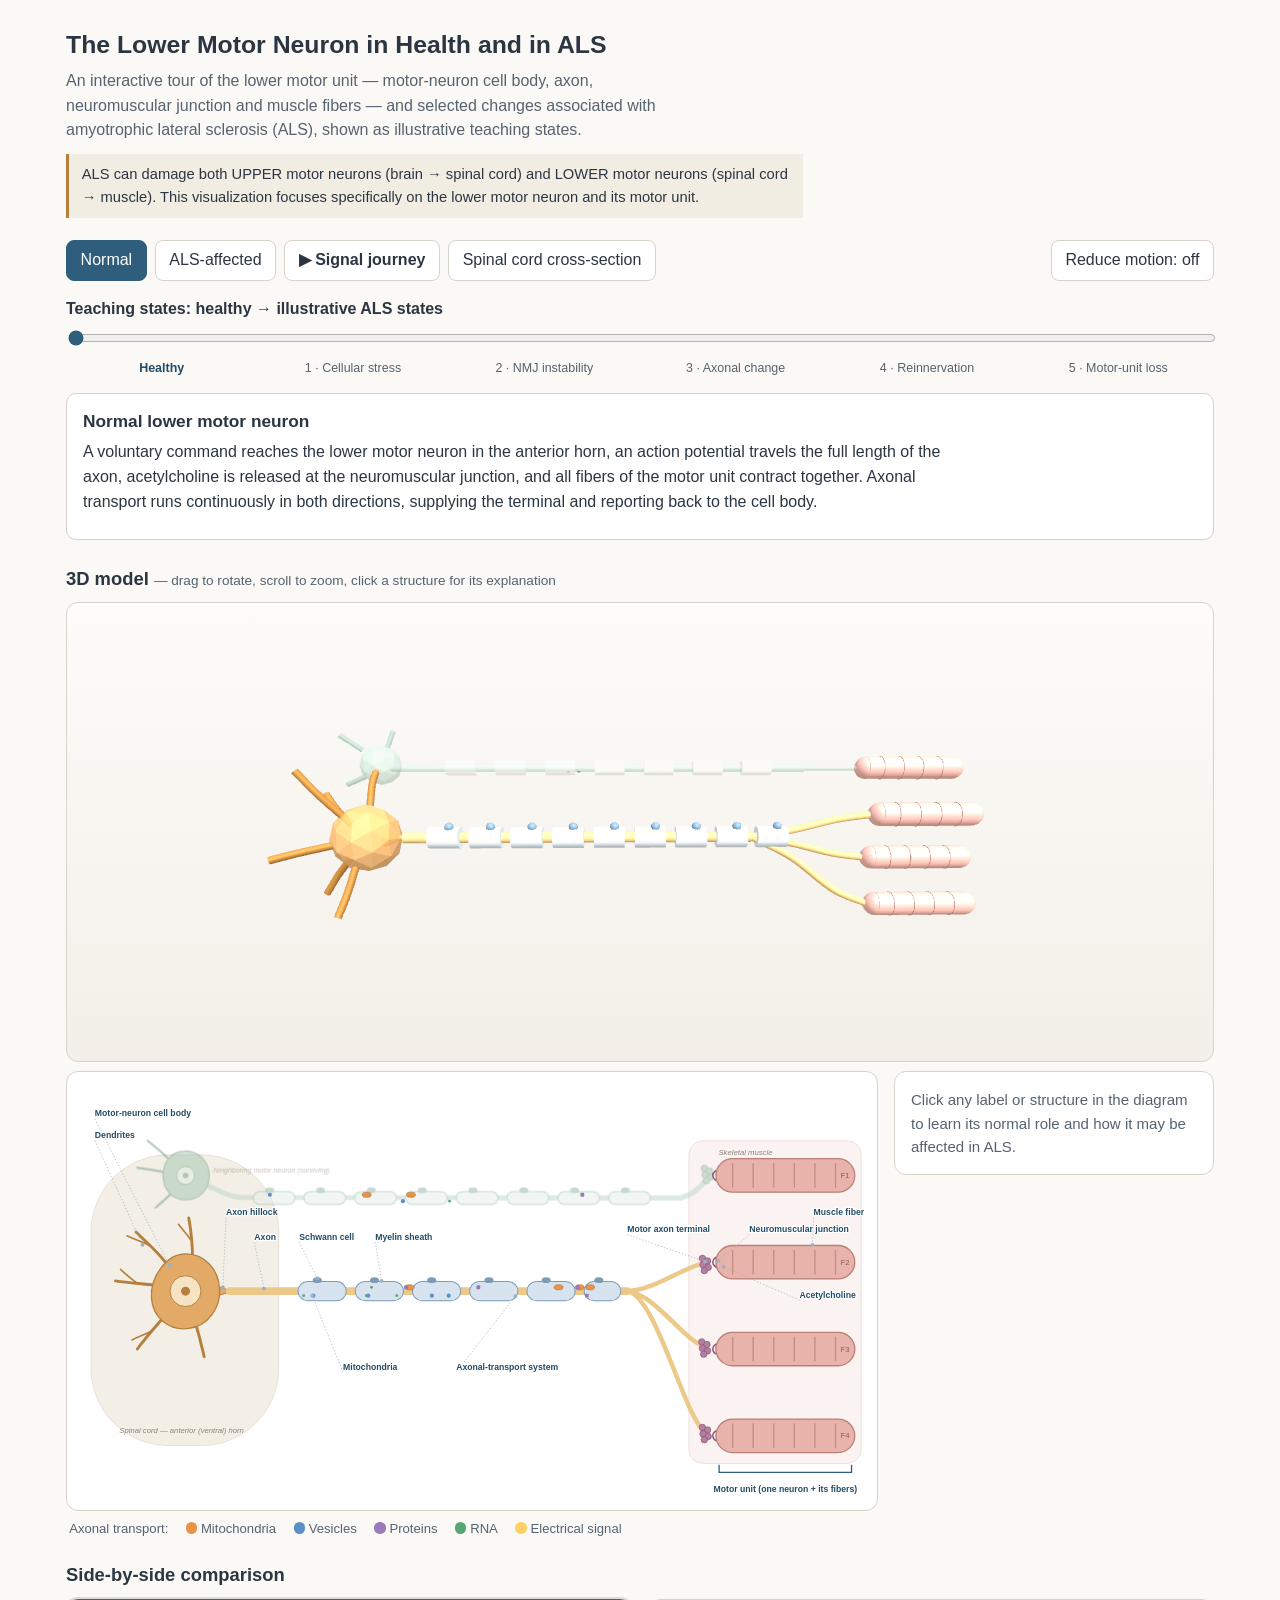
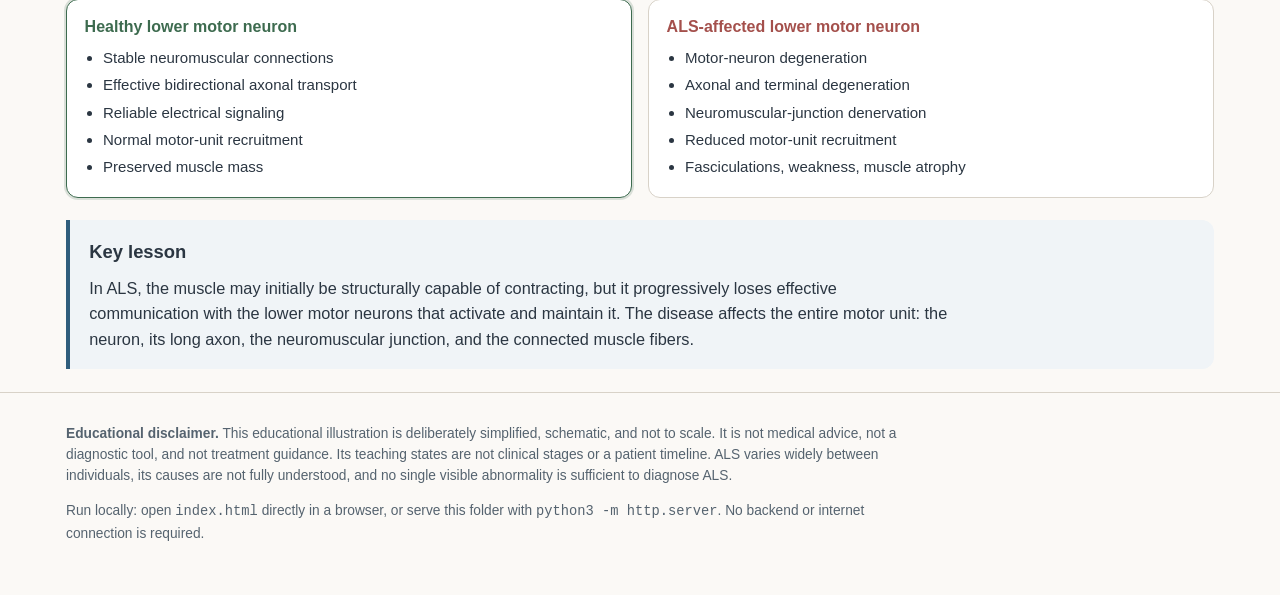
<file: index.html>
<!DOCTYPE html>
<html lang="en">
<head>
<meta charset="UTF-8">
<meta name="viewport" content="width=device-width, initial-scale=1.0">
<title>Lower Motor Neuron &amp; ALS — Interactive Visualization</title>
<meta name="description" content="Educational interactive visualization of the lower motor unit and selected ALS-related changes, shown as illustrative teaching states.">
<link rel="stylesheet" href="css/style.css">
</head>
<body>
<a class="skip-link" href="#scene-wrap">Skip to visualization</a>

<header class="site">
  <div class="wrap">
    <h1>The Lower Motor Neuron in Health and in ALS</h1>
    <p class="sub">An interactive tour of the lower motor unit — motor-neuron cell body, axon,
      neuromuscular junction and muscle fibers — and selected changes associated with
      amyotrophic lateral sclerosis (ALS), shown as illustrative teaching states.</p>
    <p id="umn-note"></p>
  </div>
</header>

<main class="wrap">

  <!-- controls -->
  <div class="controls" role="toolbar" aria-label="Visualization controls">
    <button id="mode-normal" aria-pressed="true">Normal</button>
    <button id="mode-als" aria-pressed="false">ALS-affected</button>
    <button id="play-journey">▶ Signal journey</button>
    <button id="open-cross-section">Spinal cord cross-section</button>
    <span class="spacer"></span>
    <button id="reduce-motion" aria-pressed="false">Reduce motion: off</button>
  </div>

  <!-- timeline between the healthy state and five illustrative teaching states -->
  <section class="timeline" aria-label="Illustrative teaching states">
    <label for="stage-slider">Teaching states: healthy → illustrative ALS states</label>
    <input type="range" id="stage-slider" min="0" max="5" step="1" value="0"
           aria-valuetext="Normal lower motor neuron">
    <div class="ticks">
      <span class="tick on" data-stage="0">Healthy</span>
      <span class="tick" data-stage="1">1 · Cellular stress</span>
      <span class="tick" data-stage="2">2 · NMJ instability</span>
      <span class="tick" data-stage="3">3 · Axonal change</span>
      <span class="tick" data-stage="4">4 · Reinnervation</span>
      <span class="tick" data-stage="5">5 · Motor-unit loss</span>
    </div>
    <div class="stage-desc" aria-live="polite">
      <h2 id="stage-title"></h2>
      <p id="stage-body"></p>
      <ul id="stage-tags"></ul>
    </div>
  </section>

  <!-- 3D model (rotatable) — mirrors the 2D diagram and the teaching states -->
  <section class="scene3d-section" aria-label="Interactive 3D model of the lower motor unit">
    <h2>3D model <span class="h2-note">— drag to rotate, scroll to zoom, click a structure for its explanation</span></h2>
    <div id="scene3d-wrap"></div>
  </section>

  <!-- scene + info panel -->
  <div class="visual-row">
    <div>
      <div id="scene-wrap"></div>
      <div class="legend" aria-hidden="true">
        Axonal transport:
        <span><span class="chip mito"></span>Mitochondria</span>
        <span><span class="chip vesicle"></span>Vesicles</span>
        <span><span class="chip protein"></span>Proteins</span>
        <span><span class="chip rna"></span>RNA</span>
        <span><span class="chip pulse"></span>Electrical signal</span>
      </div>
    </div>
    <aside id="info-panel" aria-hidden="true" aria-live="polite">
      <button id="info-close" aria-label="Close explanation">✕</button>
      <p class="info-hint">Click any label or structure in the diagram to learn its normal role
        and how it may be affected in ALS.</p>
      <div class="info-body">
        <h3 id="info-title"></h3>
        <p class="sec">Normal role</p>
        <p id="info-normal"></p>
        <p class="sec">In ALS</p>
        <p id="info-als"></p>
      </div>
    </aside>
  </div>

  <!-- side-by-side comparison -->
  <section class="compare" aria-label="Comparison of healthy and ALS-affected lower motor neuron">
    <h2>Side-by-side comparison</h2>
    <div class="compare-cols">
      <div class="compare-col healthy">
        <h3>Healthy lower motor neuron</h3>
        <ul id="compare-healthy"></ul>
      </div>
      <div class="compare-col als">
        <h3>ALS-affected lower motor neuron</h3>
        <ul id="compare-als"></ul>
      </div>
    </div>
  </section>

  <!-- key lesson -->
  <section class="key-lesson" aria-label="Key lesson">
    <h2>Key lesson</h2>
    <p id="key-lesson-text"></p>
  </section>

</main>

<!-- spinal-cord cross-section dialog -->
<div id="cross-section-dialog" role="dialog" aria-modal="true" aria-labelledby="cs-title" aria-hidden="true">
  <div class="cs-card">
    <button id="cs-close" aria-label="Close cross-section">✕</button>
    <h2 id="cs-title">Spinal cord cross-section</h2>
    <div id="cross-section-wrap"></div>
    <p>Lower motor-neuron cell bodies lie in the <strong>anterior (ventral) horn</strong> of the
      gray matter. Their axons leave the cord through the ventral root and travel within
      peripheral nerves to reach skeletal muscle. (By contrast, UPPER motor neurons live in the
      brain's motor cortex and send their axons down the cord — ALS can affect both groups;
      this page focuses on the lower motor neuron.)</p>
  </div>
</div>

<footer class="site">
  <div class="wrap">
    <p><strong>Educational disclaimer.</strong> <span id="disclaimer-text"></span></p>
    <p>Run locally: open <code>index.html</code> directly in a browser, or serve this folder with
      <code>python3 -m http.server</code>. No backend or internet connection is required.</p>
  </div>
</footer>

<script src="js/vendor/three.min.js"></script>
<script src="js/vendor/OrbitControls.js"></script>
<script src="js/data.js"></script>
<script src="js/scene.js"></script>
<script src="js/scene3d.js"></script>
<script src="js/animation.js"></script>
<script src="js/app.js"></script>
</body>
</html>
</file>
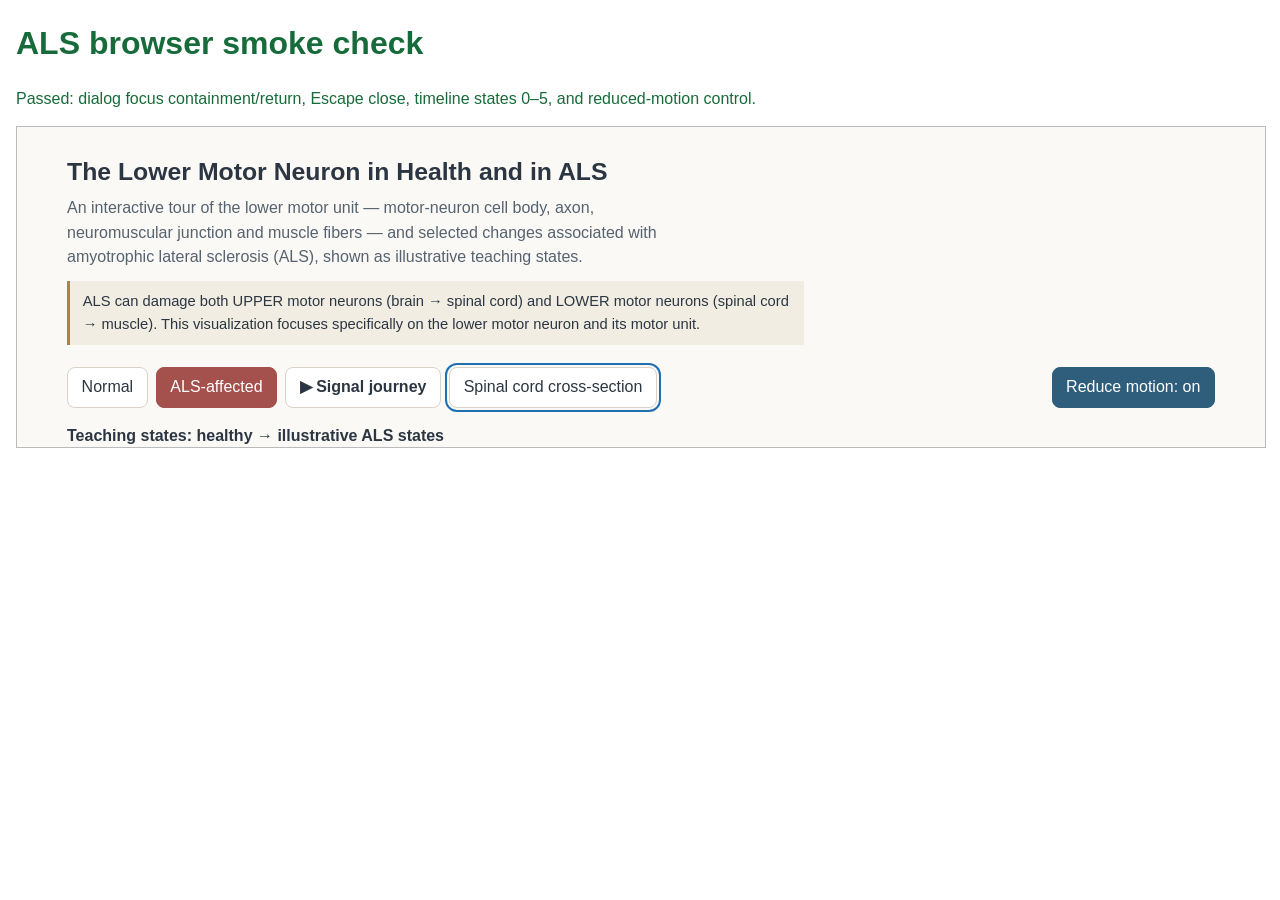
<file: tests/browser-smoke.html>
<!doctype html>
<html lang="en">
<head>
<meta charset="utf-8">
<title>ALS browser smoke check</title>
<style>
  body { font: 16px/1.4 sans-serif; margin: 1rem; }
  [data-status="passed"] { color: #176b3a; }
  [data-status="failed"] { color: #a11; white-space: pre-wrap; }
  iframe { border: 1px solid #bbb; height: 20rem; width: 100%; }
</style>
</head>
<body data-status="running">
<h1>ALS browser smoke check</h1>
<p id="result">Running checks in the real visualization…</p>
<iframe id="app" src="../index.html" title="Visualization under test"></iframe>
<script>
(function () {
  "use strict";

  var frame = document.getElementById("app");
  var result = document.getElementById("result");
  var finished = false;

  function check(condition, message) {
    if (!condition) throw new Error(message);
  }

  function run() {
    if (finished) return;
    var app = frame.contentDocument;
    if (!app || app.readyState !== "complete" || !app.getElementById("cs-close")) {
      window.setTimeout(run, 25);
      return;
    }
    finished = true;
    try {
      var win = frame.contentWindow;

      var opener = app.getElementById("open-cross-section");
      var close = app.getElementById("cs-close");
      var dialog = app.getElementById("cross-section-dialog");
      opener.focus();
      opener.click();
      check(dialog.getAttribute("aria-hidden") === "false", "dialog did not open");
      check(app.activeElement === close, "dialog did not focus its close button");

      var tab = new win.KeyboardEvent("keydown", {
        bubbles: true, cancelable: true, key: "Tab"
      });
      close.dispatchEvent(tab);
      check(tab.defaultPrevented, "Tab was not contained by the dialog");
      check(app.activeElement === close, "Tab moved focus outside the dialog");

      var reverseTab = new win.KeyboardEvent("keydown", {
        bubbles: true, cancelable: true, key: "Tab", shiftKey: true
      });
      close.dispatchEvent(reverseTab);
      check(reverseTab.defaultPrevented, "Shift+Tab was not contained by the dialog");
      check(app.activeElement === close, "Shift+Tab moved focus outside the dialog");

      app.dispatchEvent(new win.KeyboardEvent("keydown", {
        bubbles: true, cancelable: true, key: "Escape"
      }));
      check(dialog.getAttribute("aria-hidden") === "true", "Escape did not close the dialog");
      check(app.activeElement === opener, "closing the dialog did not return focus");

      app.getElementById("mode-als").click();
      check(app.getElementById("stage-title").textContent.indexOf("Illustrative state 1") !== -1,
        "ALS mode did not select the first illustrative state");
      var slider = app.getElementById("stage-slider");
      for (var value = 0; value <= 5; value += 1) {
        slider.value = String(value);
        slider.dispatchEvent(new win.Event("input", { bubbles: true }));
        check(app.getElementById("scene").classList.contains("stage" + value),
          "timeline did not update the diagram to state " + value);
        check(app.getElementById("mode-normal").getAttribute("aria-pressed") ===
          (value === 0 ? "true" : "false"), "timeline did not update mode controls");
      }

      var reduce = app.getElementById("reduce-motion");
      var wasReduced = app.body.classList.contains("reduced-motion");
      reduce.click();
      check(app.body.classList.contains("reduced-motion") !== wasReduced,
        "reduced-motion control did not update the document");

      document.body.dataset.status = "passed";
      result.textContent = "Passed: dialog focus containment/return, Escape close, timeline states 0–5, and reduced-motion control.";
    } catch (error) {
      document.body.dataset.status = "failed";
      result.textContent = "Failed: " + error.message;
    }
  }

  frame.addEventListener("load", run);
  if (frame.contentDocument && frame.contentDocument.readyState === "complete") run();
})();
</script>
</body>
</html>
</file>
<file: css/style.css>
/* ============================================================
 * style.css — restrained medical-illustration styling.
 * The ALS disease stages are driven almost entirely by the
 * stage0..stage5 class on the root <svg id="scene">.
 * ============================================================ */

:root {
  --bg: #fbf9f6;
  --panel: #ffffff;
  --ink: #2b3642;
  --ink-soft: #55636f;
  --line: #d8d2c8;
  --accent: #2f5d7c;        /* label blue */
  --accent-dark: #234b65;
  --als: #a4504c;           /* muted clinical red for ALS accents */
  --neuron: #e3a967;        /* soma tan */
  --neuron-line: #b57f3e;
  --axon: #ecc988;
  --myelin: #d7e4f0;
  --myelin-line: #7c9bb8;
  --muscle: #e7b3ab;
  --muscle-line: #b97f78;
  --neighbor: #9fc4b0;
  --neighbor-line: #6e9a85;
  --focus: #1f6fb2;
}

* { box-sizing: border-box; }

body {
  margin: 0;
  background: var(--bg);
  color: var(--ink);
  font-family: -apple-system, BlinkMacSystemFont, "Segoe UI", Roboto, Helvetica, Arial, sans-serif;
  line-height: 1.55;
}

.skip-link {
  position: absolute; left: -9999px; top: 0;
  background: var(--accent); color: #fff; padding: .5rem 1rem; z-index: 50;
}
.skip-link:focus { left: 0; }

.wrap { max-width: 1180px; margin: 0 auto; padding: 0 1rem; }

/* ---------- header ---------- */
header.site { padding: 1.6rem 0 .6rem; }
header.site h1 { margin: 0 0 .3rem; font-size: 1.55rem; font-weight: 650; }
header.site .sub { margin: 0; color: var(--ink-soft); max-width: 70ch; }
#umn-note {
  margin: .7rem 0 0; padding: .55rem .8rem;
  background: #f2ede3; border-left: 3px solid var(--neuron-line);
  font-size: .92rem; max-width: 90ch;
}

/* ---------- control bar ---------- */
.controls {
  display: flex; flex-wrap: wrap; gap: .5rem; align-items: center;
  padding: .8rem 0;
}
button {
  font: inherit; color: var(--ink);
  background: var(--panel); border: 1px solid var(--line); border-radius: 8px;
  padding: .45rem .85rem; cursor: pointer;
}
button:hover { border-color: var(--accent); }
button:focus-visible, .lbl:focus-visible { outline: 2px solid var(--focus); outline-offset: 2px; }
button[aria-pressed="true"] {
  background: var(--accent); border-color: var(--accent); color: #fff;
}
#mode-als[aria-pressed="true"] { background: var(--als); border-color: var(--als); }
#play-journey { font-weight: 600; }
.spacer { flex: 1; }

/* ---------- timeline ---------- */
.timeline { padding: .2rem 0 .6rem; }
.timeline label { font-weight: 600; display: block; margin-bottom: .35rem; }
#stage-slider { width: 100%; accent-color: var(--accent); }
.ticks {
  display: grid; grid-template-columns: repeat(6, 1fr);
  font-size: .78rem; color: var(--ink-soft); margin-top: .15rem;
}
.tick { text-align: center; cursor: pointer; padding: .2rem 0; border-radius: 4px; }
.tick:hover { color: var(--accent); }
.tick.on { color: var(--accent-dark); font-weight: 700; }
body.mode-als .tick.on { color: var(--als); }

.stage-desc {
  margin-top: .7rem; padding: .9rem 1rem;
  background: var(--panel); border: 1px solid var(--line); border-radius: 10px;
}
.stage-desc h2 { margin: 0 0 .35rem; font-size: 1.08rem; }
body.mode-als .stage-desc h2 { color: var(--als); }
.stage-desc p { margin: 0; max-width: 100ch; }
#stage-tags { list-style: none; display: flex; flex-wrap: wrap; gap: .35rem; padding: 0; margin: .6rem 0 0; }
#stage-tags li {
  font-size: .78rem; padding: .15rem .55rem; border-radius: 999px;
  background: #f0e9e7; border: 1px solid #ddc9c4; color: #7a4a44;
}

/* ---------- 3D model ---------- */
.scene3d-section { margin-top: 1rem; }
.scene3d-section h2 { font-size: 1.15rem; margin: 0 0 .5rem; }
.h2-note { font-weight: 400; font-size: .85rem; color: var(--ink-soft); }
#scene3d-wrap {
  height: 460px; background: linear-gradient(#fdfcf9, #f3efe8);
  border: 1px solid var(--line); border-radius: 12px; overflow: hidden;
  touch-action: none;
}
#scene3d-wrap canvas { display: block; cursor: grab; }
#scene3d-wrap canvas:active { cursor: grabbing; }
.webgl-fallback { padding: 2rem; color: var(--ink-soft); }
@media (max-width: 900px) { #scene3d-wrap { height: 340px; } }

/* ---------- main visual + info panel ---------- */
.visual-row {
  display: grid; grid-template-columns: minmax(0, 1fr) 320px; gap: 1rem;
  align-items: start; margin-top: .6rem;
}
#scene-wrap {
  background: var(--panel); border: 1px solid var(--line); border-radius: 12px;
  padding: .4rem; overflow-x: auto;
}
#scene { display: block; width: 100%; height: auto; min-width: 640px; }

#info-panel {
  background: var(--panel); border: 1px solid var(--line); border-radius: 12px;
  padding: 1rem; position: sticky; top: .8rem;
}
#info-panel[aria-hidden="true"] .info-body { display: none; }
#info-panel h3 { margin: 0 2rem .5rem 0; font-size: 1.05rem; color: var(--accent-dark); }
#info-panel .sec { font-weight: 700; font-size: .82rem; text-transform: uppercase; letter-spacing: .04em; color: var(--ink-soft); margin: .8rem 0 .15rem; }
#info-panel p { margin: 0; font-size: .94rem; }
#info-close { position: absolute; top: .5rem; right: .5rem; padding: .15rem .55rem; }
#info-panel:not(.open) #info-close { display: none; }
.info-hint { color: var(--ink-soft); font-size: .92rem; margin: 0; }

/* ---------- legend ---------- */
.legend {
  display: flex; flex-wrap: wrap; gap: .4rem 1.1rem; align-items: center;
  font-size: .82rem; color: var(--ink-soft); margin: .5rem .2rem 0;
}
.legend .chip { display: inline-block; width: .85em; height: .85em; border-radius: 50%; margin-right: .3em; vertical-align: -1px; }
.chip.mito { background: #e8934a; } .chip.vesicle { background: #5a8fc7; }
.chip.protein { background: #9a7ab8; } .chip.rna { background: #57a773; }
.chip.pulse { background: #ffd166; }

/* ============================================================
 * SVG scene styling
 * ============================================================ */
.zone { fill: #f4efe6; stroke: #ddd5c6; }
.zone-muscle { fill: #faf3f1; stroke: #e6d4d0; }
.caption { font-size: 12px; fill: #8a8378; font-style: italic; }
.nb-cap { font-size: 11px; }

/* neuron */
.dendrite { fill: none; stroke: var(--neuron-line); stroke-width: 4.5; stroke-linecap: round; transition: opacity .8s; }
.dendrite.thin { stroke-width: 2.6; }
#main-soma { fill: var(--neuron); stroke: var(--neuron-line); stroke-width: 2; transition: all .8s; }
#main-soma-group { transform-box: fill-box; transform-origin: center; transition: transform 1s, opacity 1s; cursor: pointer; }
.nucleus { fill: #f6e3c2; stroke: var(--neuron-line); stroke-width: 1.5; }
.nucleolus { fill: var(--neuron-line); }
#hillock { fill: var(--neuron); stroke: var(--neuron-line); stroke-width: 1.5; cursor: pointer; }

/* axon + myelin */
.axon-line { fill: none; stroke: var(--axon); stroke-width: 12; stroke-linecap: round; transition: all 1s; }
.axon-line.nb { stroke: #b9d4c6; stroke-width: 8; }
.myelin { fill: var(--myelin); stroke: var(--myelin-line); stroke-width: 1.6; }
.myelin-seg { cursor: pointer; transition: opacity 1s; }
.schwann-nucleus { fill: #7c9bb8; cursor: pointer; }
.myelin-seg.nb .myelin { fill: #e2ede8; stroke: #8db3a3; }
.myelin-seg.nb .schwann-nucleus { fill: #8db3a3; }
.branch { fill: none; stroke: var(--axon); stroke-width: 7; stroke-linecap: round; transition: all 1s; }
.bouton { fill: #b47fa0; stroke: #8d5a7c; stroke-width: 1.2; transition: opacity 1s; }
.terminal { transition: opacity 1s; cursor: pointer; }
.nb-term-boutons .bouton, .sprout-boutons .bouton { fill: var(--neighbor); stroke: var(--neighbor-line); }
#axon-swell { opacity: 0; transition: opacity 1s; }
#axon-swell circle { fill: #e8b96a; stroke: var(--neuron-line); stroke-width: 1.5; }

/* neighbor neuron — deliberately faint until it matters in stage 4 */
#neighbor { opacity: .5; transition: opacity 1s; }
.soma.nb { fill: var(--neighbor); stroke: var(--neighbor-line); stroke-width: 1.8; }
.nucleus.nb { fill: #dcebe2; stroke: var(--neighbor-line); }
.nucleolus.nb { fill: var(--neighbor-line); }
.dendrite.nb { stroke: var(--neighbor-line); stroke-width: 3.5; }
.sprout { fill: none; stroke: var(--neighbor-line); stroke-width: 4; stroke-linecap: round;
  stroke-dasharray: 3 6; opacity: 0; transition: opacity 1.2s; }
.sprout-boutons { opacity: 0; transition: opacity 1.2s; }

/* soma stress markers (stage 1+) — MEDICAL: protein aggregates,
 * stressed mitochondria, RNA clumps, reactive oxygen species */
.agg circle { fill: #6d4a3a; }
.stress-mito ellipse { fill: #b06a3a; stroke: #7a4526; }
.rna-clump { fill: #3f7a52; }
.ros path { fill: #c0563f; }
.agg, .stress-mito, .rna-clump, .ros { opacity: 0; transition: opacity 1s; }

/* muscle */
.fiber { cursor: pointer; transform-box: fill-box; transform-origin: center;
  transition: transform 1.1s ease, opacity 1.1s; }
.fiber-body { fill: var(--muscle); stroke: var(--muscle-line); stroke-width: 2; transition: fill 1s; }
.striation { stroke: rgba(150, 90, 84, .45); stroke-width: 2; }
.fiber-tag { font-size: 12px; fill: rgba(120, 70, 66, .8); text-anchor: end; }
.nmj-arc { fill: none; stroke: #8d5a7c; stroke-width: 2.4; cursor: pointer; }
.unit-bracket { fill: none; stroke: var(--accent); stroke-width: 2; }

/* labels */
.lbl { cursor: pointer; }
.lbl-text {
  font-size: 13.5px; fill: var(--accent-dark); font-weight: 600;
  paint-order: stroke; stroke: var(--panel); stroke-width: 4; stroke-linejoin: round;
}
.lbl:hover .lbl-text, .lbl:focus .lbl-text { fill: var(--focus); text-decoration: underline; }
.leader { stroke: #9fb2bf; stroke-width: 1.2; stroke-dasharray: 2 3; }
.leader-dot { fill: #9fb2bf; }
.unit-lbl .lbl-text { text-anchor: middle; }

/* dynamic cargo / signal elements */
.cargo.mito { fill: #e8934a; stroke: #b96f2e; }
.cargo.vesicle { fill: #5a8fc7; }
.cargo.protein { fill: #9a7ab8; }
.cargo.rna { fill: #57a773; }
.cargo { transition: opacity .6s; }
.ach-dot { fill: #d46aa0; }
.pulse-core { fill: #ffd166; stroke: #e0a91e; }
.pulse-halo { fill: #ffd166; opacity: .3; }
.nb-pulse .pulse-core { fill: #8fd0b2; stroke: #5c9c7e; }
.nb-pulse .pulse-halo { fill: #8fd0b2; }

/* journey highlight classes (also used by reduced-motion journey) */
.fire #main-soma { fill: #ffd98f; }
.fire-weak #main-soma { fill: #eec287; }
.hl { filter: brightness(1.12) saturate(1.2); }
.hl-weak { filter: brightness(1.05); opacity: .8; }
.fiber.contract .fiber-body { fill: #f2907f; }
.fiber.contract { transform: scale(0.94, 1.07); transition: transform .3s ease; }
.fiber.contract-weak .fiber-body { fill: #eeb3a6; }
.fiber.contract-weak { transform: scale(0.97, 1.03); transition: transform .3s ease; }

@keyframes twitch-k {
  0%, 100% { transform: scale(1, 1); }
  30% { transform: scale(1, 1.1); }
  60% { transform: scale(1, .94); }
}
.fiber.twitch { animation: twitch-k .38s ease; }

/* ============================================================
 * ALS stage states on the scene
 * ============================================================ */

/* Stage 1 — cellular stress: markers appear, nothing fails yet */
.stage1 .agg, .stage1 .stress-mito, .stage1 .rna-clump, .stage1 .ros,
.stage2 .agg, .stage2 .stress-mito, .stage2 .rna-clump, .stage2 .ros,
.stage3 .agg, .stage3 .stress-mito, .stage3 .rna-clump, .stage3 .ros,
.stage4 .agg, .stage4 .stress-mito, .stage4 .rna-clump, .stage4 .ros,
.stage5 .agg, .stage5 .stress-mito, .stage5 .rna-clump, .stage5 .ros { opacity: 1; }

/* Stage 2 — MEDICAL: terminal withdrawal from F4 (denervation) */
.stage2 .terminal.t4, .stage3 .terminal.t4, .stage4 .terminal.t4, .stage5 .terminal.t4,
.stage3 .terminal.t3, .stage4 .terminal.t3, .stage5 .terminal.t3,
.stage5 .terminal.t2 { opacity: .12; }
.stage2 .branch.b4, .stage3 .branch.b4, .stage4 .branch.b4,
.stage2 .branch.b4 { opacity: .35; }

/* Stage 3 — MEDICAL: dying-back axonal degeneration of the DISTAL
 * axon; myelin stays (ALS is not primarily demyelinating). */
.stage3 .branch.b4, .stage4 .branch.b4, .stage5 .branch.b4,
.stage3 .branch.b3, .stage4 .branch.b3, .stage5 .branch.b3 {
  opacity: .18; stroke-dasharray: 4 9; stroke-width: 4;
}
.stage3 #axon-dist, .stage4 #axon-dist {
  stroke-width: 8; stroke-dasharray: 10 8; opacity: .65;
}
.stage5 #axon-dist { stroke-width: 6; stroke-dasharray: 4 10; opacity: .3; }
.stage5 #axon-prox { opacity: .55; stroke-width: 9; }
.stage3 #axon-swell, .stage4 #axon-swell, .stage5 #axon-swell { opacity: 1; }

/* Stage 4 — MEDICAL: neighbor emphasized; collateral sprouts grow
 * to the abandoned fibers (reinnervation). */
.stage4 #neighbor, .stage5 #neighbor { opacity: 1; }
.stage4 .sprout, .stage5 .sprout, .stage4 .sprout-boutons, .stage5 .sprout-boutons { opacity: 1; }

/* fiber responses per stage */
.stage2 .fiber.f4 { opacity: .65; }
.stage3 .fiber.f4, .stage3 .fiber.f3 { opacity: .55; }
.stage4 .fiber.f3, .stage4 .fiber.f4 { opacity: .8; }   /* partially reinnervated */

/* Stage 5 — MEDICAL: cell-body degeneration + neurogenic atrophy.
 * F2 (lost its nerve) shrinks most; F3/F4 are partly preserved by
 * the neighbor's sprouts; F1 (neighbor's own fiber) stays full. */
.stage5 #main-soma-group { transform: scale(.8); opacity: .8; }
.stage5 #main-soma { fill: #caa06c; }
.stage5 #main-dendrites { opacity: .25; }
.stage5 .fiber.f2 { transform: scale(1, .45); opacity: .7; }
.stage5 .fiber.f3, .stage5 .fiber.f4 { transform: scale(1, .62); opacity: .85; }

/* invisible hit areas */
.hit { fill: none; stroke: rgba(0,0,0,0); stroke-width: 22; pointer-events: stroke; cursor: pointer; }
circle.hit { fill: rgba(0,0,0,0); stroke: none; pointer-events: all; }

/* ============================================================
 * cross-section dialog
 * ============================================================ */
#cross-section-dialog {
  display: none; position: fixed; inset: 0; z-index: 40;
  background: rgba(43, 54, 66, .45);
  align-items: center; justify-content: center; padding: 1rem;
}
#cross-section-dialog.open { display: flex; }
.cs-card {
  background: var(--panel); border-radius: 14px; max-width: 520px; width: 100%;
  padding: 1rem 1.2rem 1.2rem; max-height: 92vh; overflow: auto;
}
.cs-card h2 { margin: .2rem 2rem .4rem 0; font-size: 1.15rem; }
.cs-card p { font-size: .92rem; color: var(--ink-soft); }
#cs-close { float: right; }
#cross-section { width: 100%; height: auto; }
.cs-cord { fill: #fdfaf3; stroke: #cfc6b4; stroke-width: 2; }
.cs-gray { fill: #e7ded0; stroke: #c4b8a4; stroke-width: 1.5; }
.cs-horn { fill: #e9c48c; stroke: var(--neuron-line); stroke-width: 1.5; }
.cs-mn circle { fill: var(--neuron); stroke: var(--neuron-line); }
.cs-canal { fill: #b8ac96; }
.cs-mid { stroke: #c4b8a4; stroke-dasharray: 3 4; }
.cs-root { fill: none; stroke: #c4b8a4; stroke-width: 5; stroke-linecap: round; }
.cs-lbl { font-size: 11.5px; fill: var(--ink-soft); }
.cs-lbl.strong { fill: var(--accent-dark); font-weight: 700; }
.cs-leader { stroke: #9fb2bf; stroke-width: 1; stroke-dasharray: 2 3; }

/* ============================================================
 * comparison, key lesson, footer
 * ============================================================ */
.compare { margin: 1.4rem 0; }
.compare h2, .key-lesson h2 { font-size: 1.15rem; margin: 0 0 .6rem; }
.compare-cols { display: grid; grid-template-columns: 1fr 1fr; gap: 1rem; }
.compare-col {
  background: var(--panel); border: 1px solid var(--line); border-radius: 12px; padding: .9rem 1.1rem;
  transition: box-shadow .5s, border-color .5s;
}
.compare-col h3 { margin: 0 0 .4rem; font-size: 1rem; }
.compare-col ul { margin: 0; padding-left: 1.15rem; }
.compare-col li { margin: .25rem 0; font-size: .94rem; }
.compare-col.healthy h3 { color: #3d6b4f; }
.compare-col.als h3 { color: var(--als); }
body:not(.mode-als) .compare-col.healthy { border-color: #3d6b4f; box-shadow: 0 0 0 2px rgba(61,107,79,.18); }
body.mode-als .compare-col.als { border-color: var(--als); box-shadow: 0 0 0 2px rgba(164,80,76,.18); }

.key-lesson {
  margin: 0 0 1.4rem; padding: 1.1rem 1.2rem;
  background: #f0f4f7; border-left: 4px solid var(--accent); border-radius: 0 12px 12px 0;
}
.key-lesson p { margin: 0; font-size: 1.02rem; max-width: 95ch; }

footer.site {
  border-top: 1px solid var(--line); margin-top: 1rem; padding: 1rem 0 2.4rem;
  color: var(--ink-soft); font-size: .86rem;
}
footer.site p { max-width: 110ch; }

/* ---------- responsive ---------- */
@media (max-width: 900px) {
  .visual-row { grid-template-columns: 1fr; }
  #info-panel { position: relative; }
  .compare-cols { grid-template-columns: 1fr; }
  header.site h1 { font-size: 1.25rem; }
  .ticks { font-size: .66rem; }
  .tick { padding: .2rem .1rem; }
}

/* ---------- reduced motion ---------- */
body.reduced-motion * { animation: none !important; transition: none !important; }
</file>
